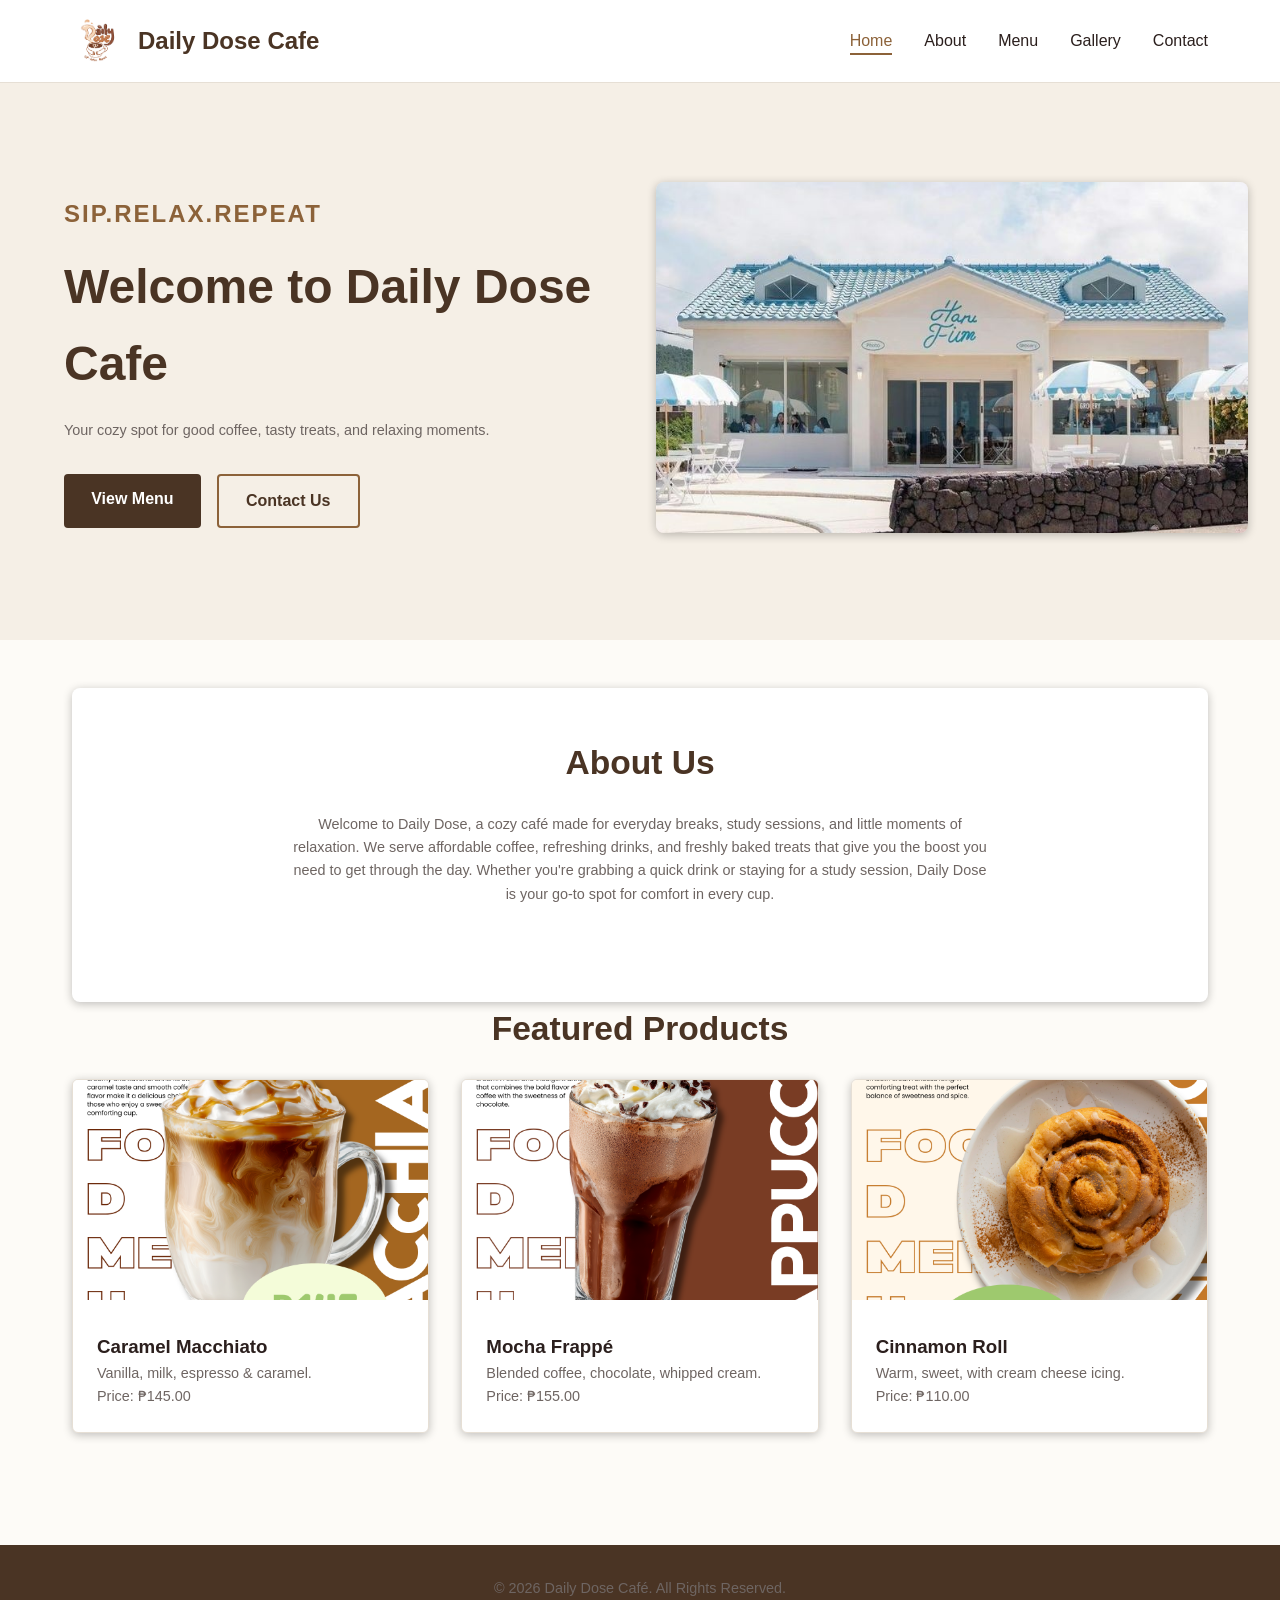
<file: index.html>
<!DOCTYPE html>
<html lang="en">
<head>
    <meta charset="UTF-8">
    <meta name="viewport" content="width=device-width, initial-scale=1.0">
    <title>Daily Dose Cafe - Home</title>
    <link rel="stylesheet" href="css/style.css">
</head>
<body>
    <header>
        <div class="header-container">
            <div class="brand">
                <img src="images/logo.png" alt="Daily Dose Cafe Logo">
                <h1>Daily Dose Cafe</h1>
            </div>
            <nav>
                <ul>
                    <li><a href="index.html" class="active">Home</a></li>
                    <li><a href="about.html">About</a></li>
                    <li><a href="menu.html">Menu</a></li>
                    <li><a href="gallery.html">Gallery</a></li>
                    <li><a href="contact.html">Contact</a></li>
                </ul>
            </nav>
        </div>
    </header>

    <section class="hero">
        <div class="container hero-content">
            <h2>SIP.RELAX.REPEAT</h2>
            <h3>Welcome to Daily Dose Cafe</h3>
            <p>Your cozy spot for good coffee, tasty treats, and relaxing moments.</p>

            <!--BUTTON-->
            <div class="hero-actions">
                <a href="menu.html" class="btn btn-primary">View Menu</a>
                <a href="contact.html" class="btn btn-secondary">Contact Us</a>
            </div>
        </div>

        <div class="hero-image">
            <img src="images/daily dose cafe.jpg" alt="Daily Dose Cafe Front View">
        </div>
    </section>

    <!--ABOUT SECTION-->
    <main class="container">
        <div class="about-summary">
            <h2 class="section-title">About Us</h2>
            <p class="section-desc">Welcome to Daily Dose, a cozy café made for everyday breaks, study sessions, 
                and little moments of relaxation. We serve affordable coffee, refreshing drinks, 
                and freshly baked treats that give you the boost you need to get through the day. 
                Whether you're grabbing a quick drink or staying for a study session, Daily Dose is your go-to spot for comfort in every cup.</p>
        </div>


        <!--FEATURED PRODUCTS-->
        <div>
            <h2 class="section-title">Featured Products</h2>
            <div class="product-grid">
                <div class="product-card">
                    <img class="card-img" src="images/macchiato featured.png" alt="Caramel Machiato">
                    <div class="card-body">
                        <h3>Caramel Macchiato</h3>
                        <p>Vanilla, milk, espresso & caramel.</p>
                        <p>Price: ₱145.00</p>
                    </div>
                </div>

                <div class="product-card">
                    <img class="card-img" src="images/mocha frappe.png" alt="Mocha Frappe">
                    <div class="card-body">
                        <h3>Mocha Frappé</h3>
                        <p>Blended coffee, chocolate, whipped cream.</p>
                        <p>Price: ₱155.00</p>
                    </div>
                </div>
                <div class="product-card">
                    <img class="card-img" src="images/cinnamon roll featured.png" alt="Cinnamon Roll">
                    <div class="card-body">
                        <h3>Cinnamon Roll</h3>
                        <p>Warm, sweet, with cream cheese icing.</p>
                        <p>Price: ₱110.00</p>
                    </div>
                </div>
            </div>
        </div>
    </main>

    <footer>
        <p>&copy; 2026 Daily Dose Café. All Rights Reserved.</p>
    </footer>
</body>
</html>
</file>
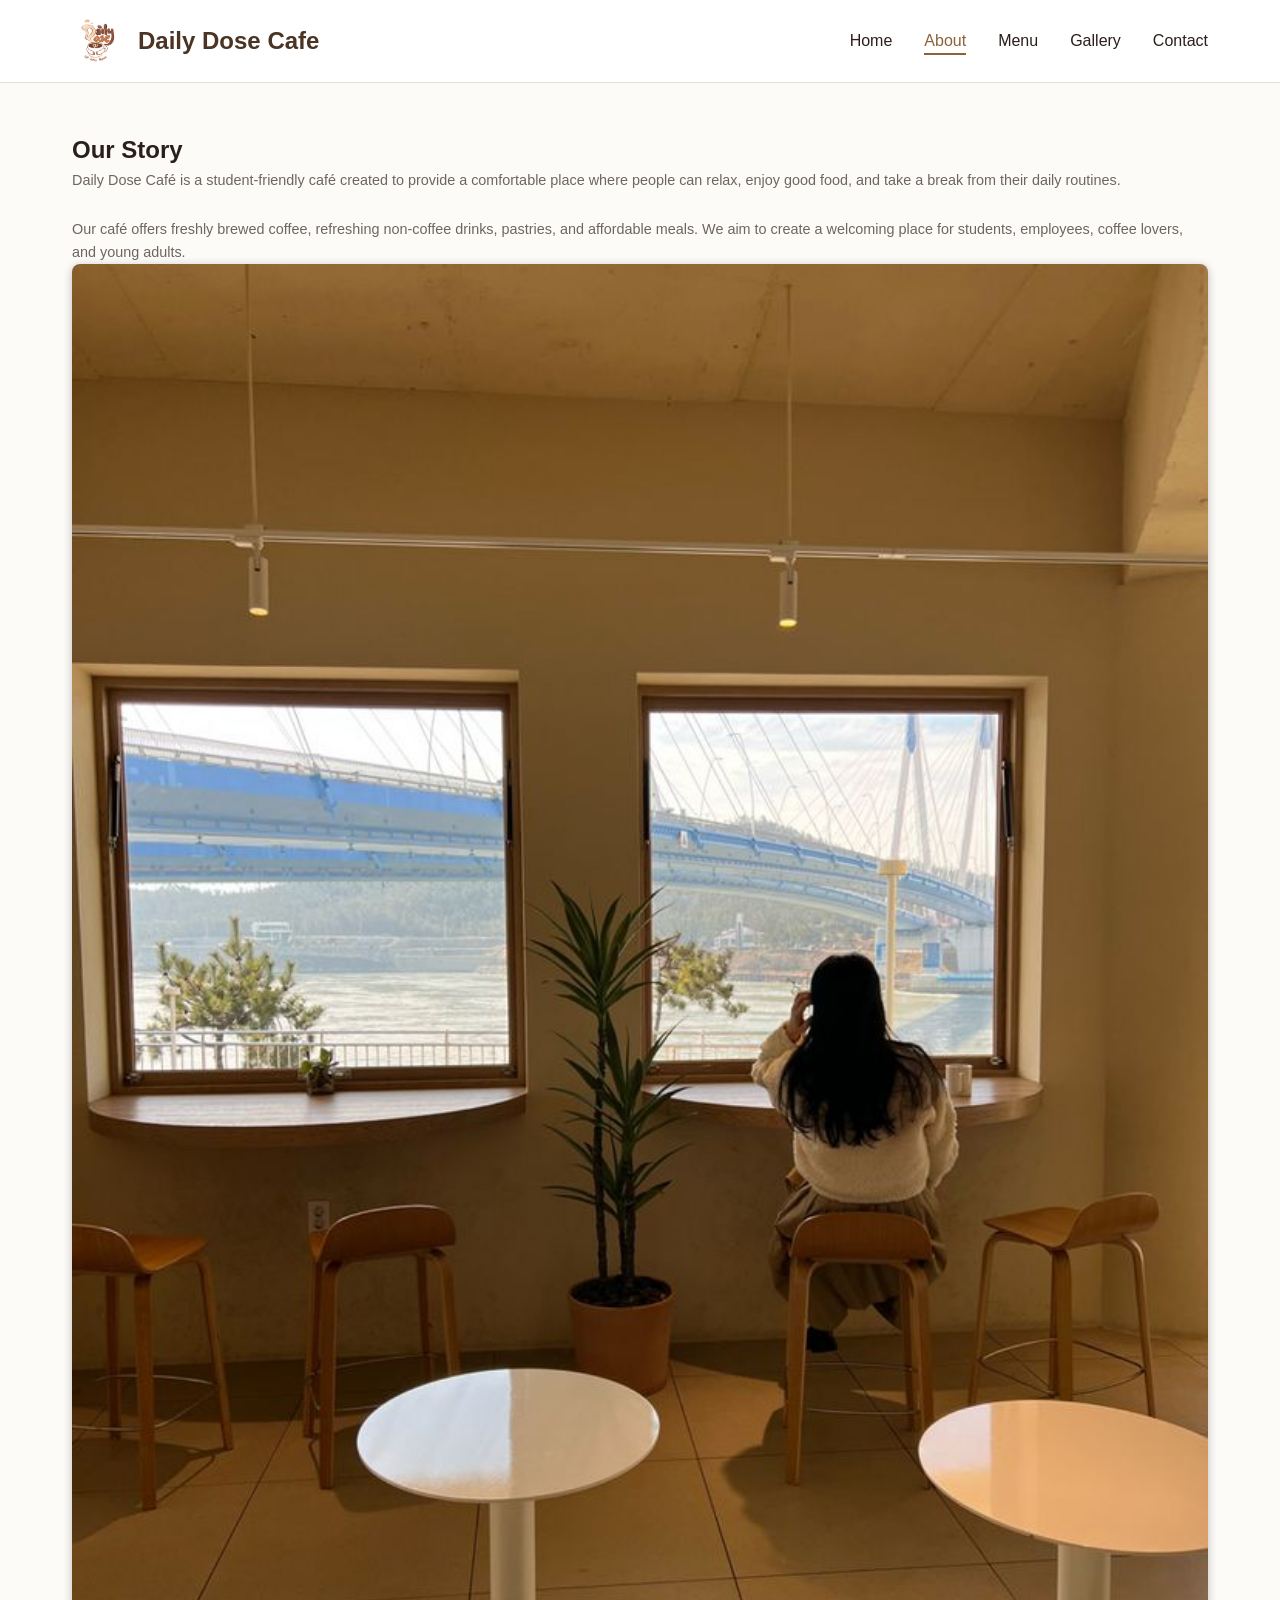
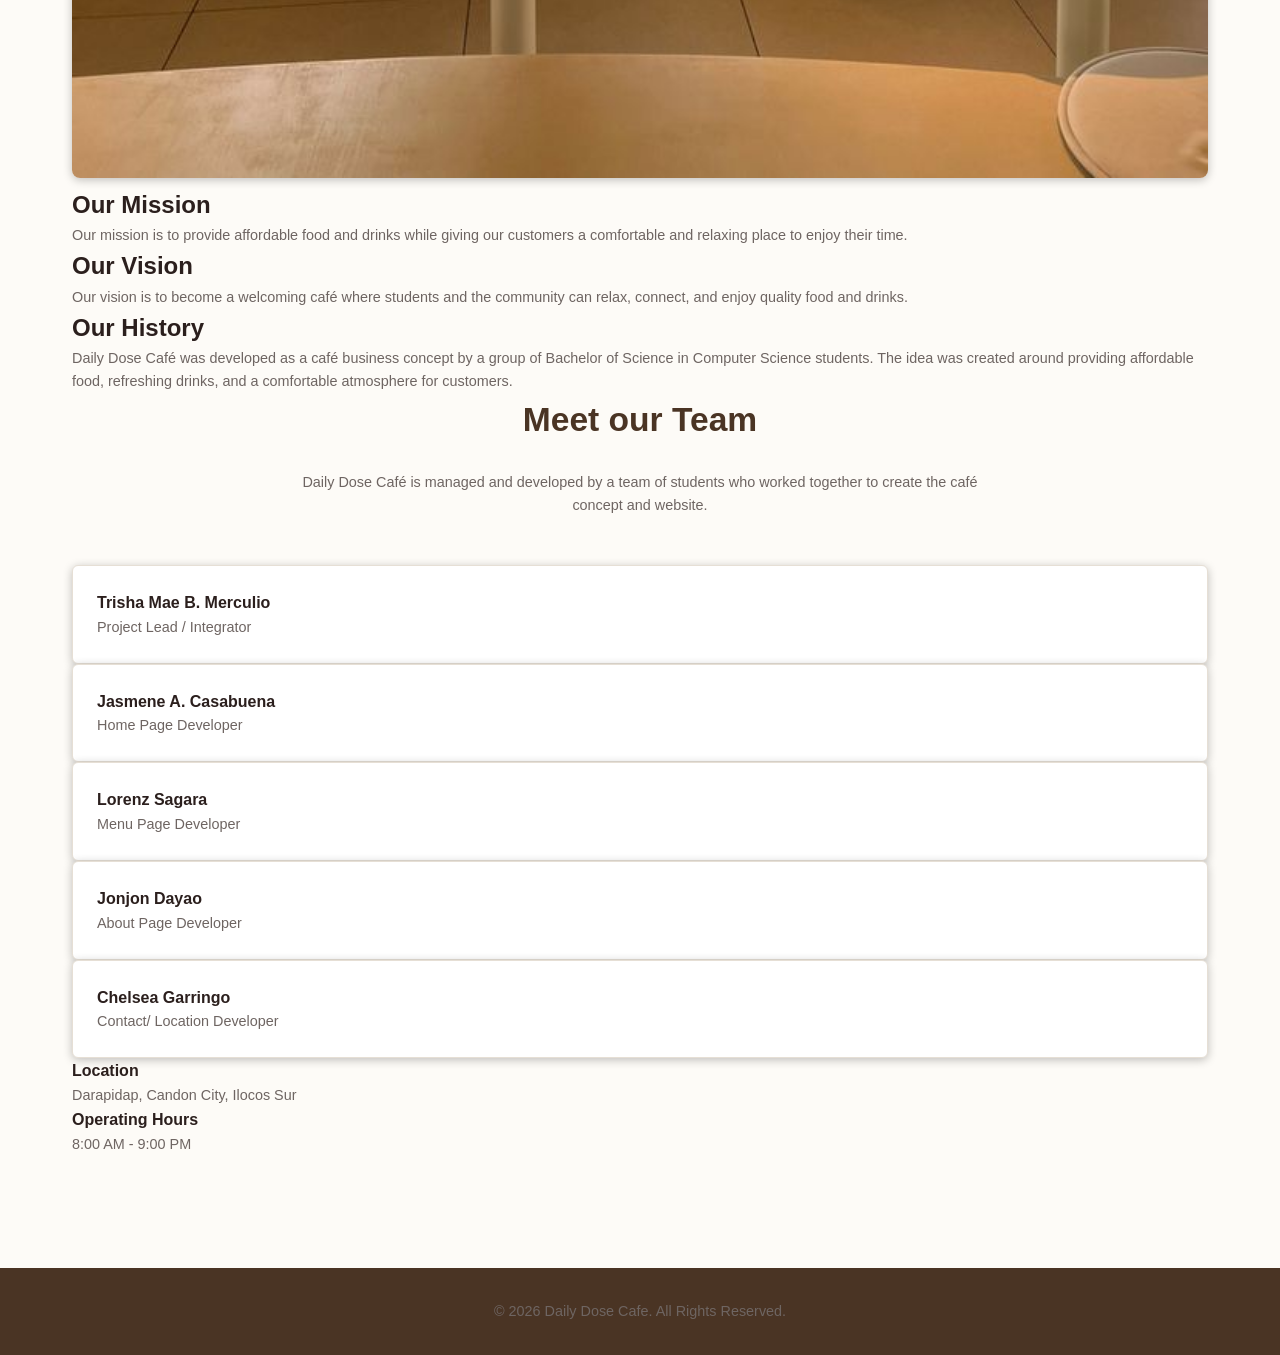
<file: about.html>
<!DOCTYPE html>
<html lang="en">
<head>
    <meta charset="UTF-8">
    <meta name="viewport" content="width=device-width, initial-scale=1.0">
    <title>Daily Dose Cafe - About Us</title>
    <link rel="stylesheet" href="css/style.css">
</head>
<body>
    <header>
        <div class="header-container">
            <div class="brand">
                <img src="images/logo.png" alt="Daily Dose Cafe Logo">
                <h1>Daily Dose Cafe</h1>
            </div>
            <nav>
                <ul>
                    <li><a href="index.html">Home</a></li>
                    <li><a href="about.html" class="active">About</a></li>
                    <li><a href="menu.html">Menu</a></li>
                    <li><a href="gallery.html">Gallery</a></li>
                    <li><a href="contact.html">Contact</a></li>
                </ul>
            </nav>
        </div>
    </header>

    <main class="container">
        <div class="story-block">
            <div class="story-text">
                <h2>Our Story</h2>
                <p> Daily Dose Café is a student-friendly café created to
                        provide a comfortable place where people can relax,
                        enjoy good food, and take a break from their daily
                        routines.
                </p>

                <br>

                <p>
                    Our café offers freshly brewed coffee, refreshing
                        non-coffee drinks, pastries, and affordable meals.
                        We aim to create a welcoming place for students,
                        employees, coffee lovers, and young adults.
                </p>
            </div>
            <div class="hero-image">
                <img src="images/daily dose interior1.jpg" alt="Our Workspace Interior">
            </div>
        </div>

        <div class="pillars-grid">
            <div class="pillar-item">
                <h2>Our Mission</h2>
               <p>Our mission is to provide affordable food and drinks
                        while giving our customers a comfortable and relaxing
                        place to enjoy their time.
                </p>
            </div>

            <div class="pillar-item">
                <h2>Our Vision</h2>
                <p>
                     Our vision is to become a welcoming café where students
                        and the community can relax, connect, and enjoy quality
                        food and drinks.
                </p>
            </div>
            <div class="pillar-item">
                <h2>Our History</h2>
                <p>
                     Daily Dose Café was developed as a café business concept
                        by a group of Bachelor of Science in Computer Science
                        students. The idea was created around providing
                        affordable food, refreshing drinks, and a comfortable
                        atmosphere for customers.
                </p>
            </div>
        </div>

        <h3 class="section-title">Meet our Team</h3>
        <p class="section-desc"> 
            Daily Dose Café is managed and developed by a team of
            students who worked together to create the café concept
            and website.
        </p>

        <!--TEAM CARDS  -->
         <div class="team-grid">

            <!--MEMBER 1-->
            <div class="team-card">
                <div class="card-body">
                    <h4>Trisha Mae B. Merculio</h4>
                    <p>Project Lead / Integrator</p>
                </div>
            </div>

            <!--MEMBER 2-->
            <div class="team-card">
                <div class="card-body">
                    <h4>Jasmene A. Casabuena</h4>
                    <p>Home Page Developer</p>
                </div>
            </div>

            <!--MEMBER 3-->
            <div class="team-card">
                <div class="card-body">
                    <h4>Lorenz Sagara</h4>
                    <p>Menu Page Developer</p>
                </div>
            </div>

            <!--MEMBER 4-->
            <div class="team-card">
                <div class="card-body">
                    <h4>Jonjon Dayao</h4>
                    <p>About Page Developer</p>
                </div>
            </div>

            <!--MEMBER 5-->
            <div class="team-card">
                <div class="card-body">
                    <h4>Chelsea Garringo</h4>
                    <p>Contact/ Location Developer</p>
                </div>
            </div>

        </div>

        <!--LOCATION & OPERATING HOURS-->
        <div class="info-grid">
            <div class="info-box">
                <h4>Location</h4>
                <p>Darapidap, Candon City, Ilocos Sur</p>
            </div>

            <div class="info-box">
                <h4>Operating Hours</h4>
                <p>8:00 AM - 9:00 PM</p>
            </div>
        </div>
    </main>

    <footer>
        <p>&copy; 2026 Daily Dose Cafe. All Rights Reserved.</p>
    </footer>
</body>
</html>
</file>
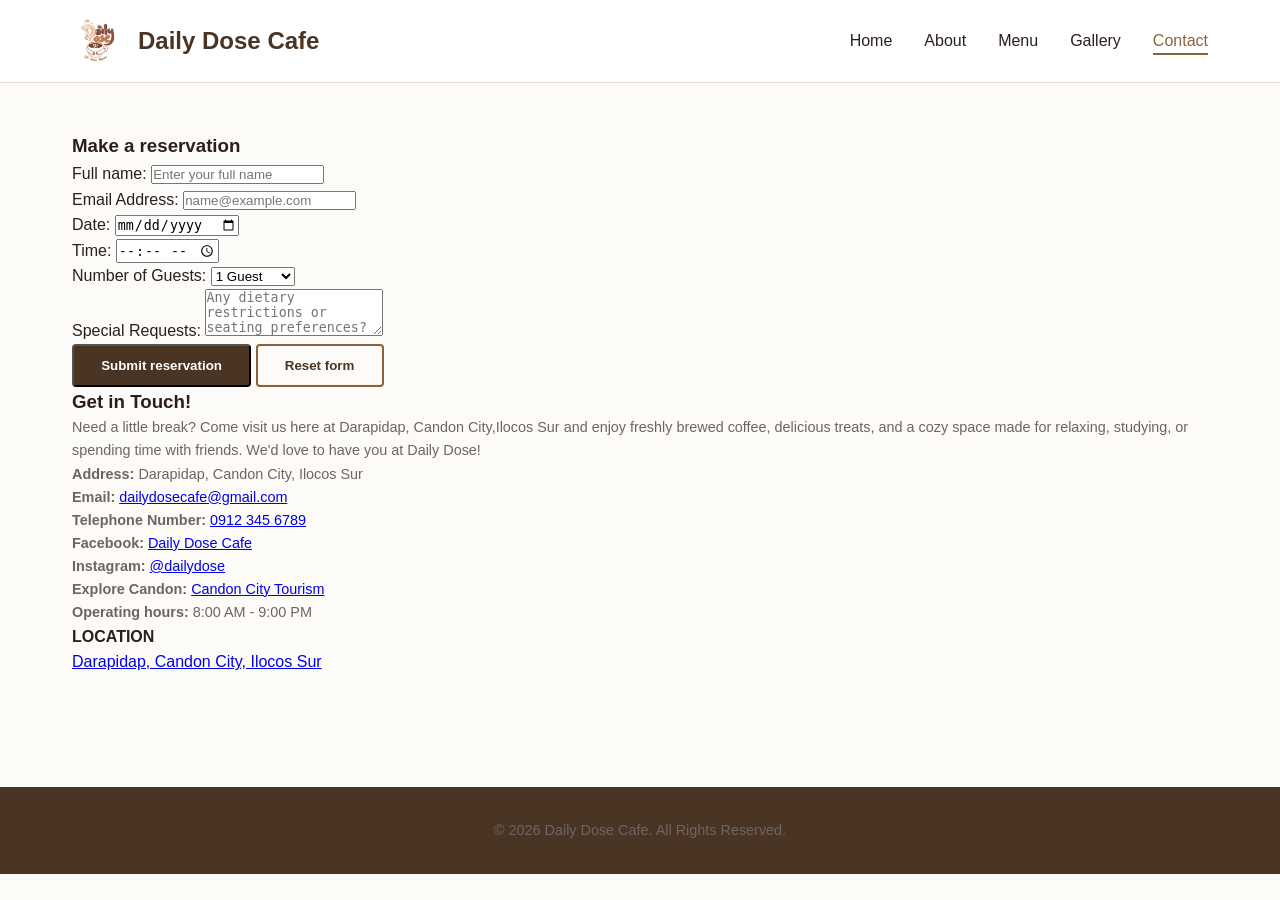
<file: contact.html>
<!DOCTYPE html>
<html lang="en">
<head>
    <meta charset="UTF-8">
    <meta name="viewport" content="width=device-width, initial-scale=1.0">
    <title>Daily Dose Cafe - Contact</title>
    <link rel="stylesheet" href="css/style.css">
</head>
<body>
    <header>
        <div class="header-container">
            <div class="brand">
                <img src="images/logo.png" alt="Daily Dose Cafe Logo">
                <h1>Daily Dose Cafe</h1>
            </div>

            <nav>
                <ul>
                    <li><a href="index.html">Home</a></li>
                    <li><a href="about.html">About</a></li>
                    <li><a href="menu.html">Menu</a></li>
                    <li><a href="gallery.html">Gallery</a></li>
                    <li><a href="contact.html" class="active">Contact</a></li>
                </ul>
            </nav>
            
        </div>
    </header>

    <main class="container">
        <div class="contact-flex">
            <!-- Form Block -->
            <div class="reservation-box">
                <h3>Make a reservation</h3>
                <!-- <form action="#" method="POST">-->
                    <div class="form-group">
                        <label for="name">Full name:</label>
                        <input type="text" id="name" required placeholder="Enter your full name">
                    </div>
                    <div class="form-group">
                        <label for="email">Email Address:</label>
                        <input type="email" id="email" required placeholder="name@example.com">
                    </div>
                    <div class="form-group-row">
                        <div class="form-group">
                            <label for="date">Date:</label>
                            <input type="date" id="date" required>
                        </div>
                        <div class="form-group">
                            <label for="time">Time:</label>
                            <input type="time" id="time" required>
                        </div>
                    </div>
                    <div class="form-group">
                        <label for="guests">Number of Guests:</label>
                        <select id="guests">
                            <option value="1">1 Guest</option>
                            <option value="2">2 Guests</option>
                            <option value="4">4 Guests</option>
                            <option value="5">5+ Guests</option>
                        </select>
                    </div>
                    <div class="form-group">
                        <label for="requests">Special Requests:</label>
                        <textarea id="requests" rows="3" placeholder="Any dietary restrictions or seating preferences?"></textarea>
                    </div>
                    <div class="form-actions">
                        <button type="submit" class="btn btn-primary">Submit reservation</button>
                        <button type="reset" class="btn btn-secondary">Reset form</button>
                    </div>
                </form>
            </div>

            <!-- Detail Info Block -->
            <div class="get-in-touch">
                <h3>Get in Touch!</h3>
                <p> 
                    Need a little break? Come visit us here at Darapidap, Candon City,Ilocos Sur and enjoy freshly brewed coffee, delicious treats, and
                    a cozy space made for relaxing, studying, or spending time with friends. We'd love to have you at Daily Dose!
                </p>
                <div class="contact-details">
                    <p><strong>Address:</strong> Darapidap, Candon City, Ilocos Sur</p>
                    <p>
                        <strong>
                            Email:
                        </strong>
                        <a href="mailto:dailydosecafe@gmail.com">dailydosecafe@gmail.com</a>
                    </p>
                    <p>
                        <strong>
                            Telephone Number:
                        </strong>
                        <a href="tel:+639123456789">0912 345 6789</a>
                    </p>
                    <p>
                        <strong>
                            Facebook:
                        </strong>
                        <a href="https://www.facebook.com/" target="_blank" rel="noopener noreferrer">Daily Dose Cafe</a>
                    </p>

                    <p>
                        <strong>
                            Instagram:
                        </strong>
                        <a href="https://www.instagram.com/" target="_blank" rel="noopener noreferrer">@dailydose</a>
                    </p>
                    <p>
                        <strong>
                            Explore Candon:
                        </strong>
                        <a href="https://candoncity.gov.ph/" target="_blank">Candon City Tourism</a>
                    </p>

                    <p><strong>Operating hours:</strong> 8:00 AM - 9:00 PM</p>
                </div>
            </div>
        </div>

        <div>
            <h4>LOCATION</h4>
            <div class="map-placeholder">
                  <a href="https://maps.app.goo.gl/fMX3tkyoevieTyMN9?g_st=afm" target="_blank">Darapidap, Candon City, Ilocos Sur</a> 
            </div>
        </div>
    </main>

    <footer>
        <p>&copy; 2026 Daily Dose Cafe. All Rights Reserved.</p>
    </footer>
</body>
</html>
</file>
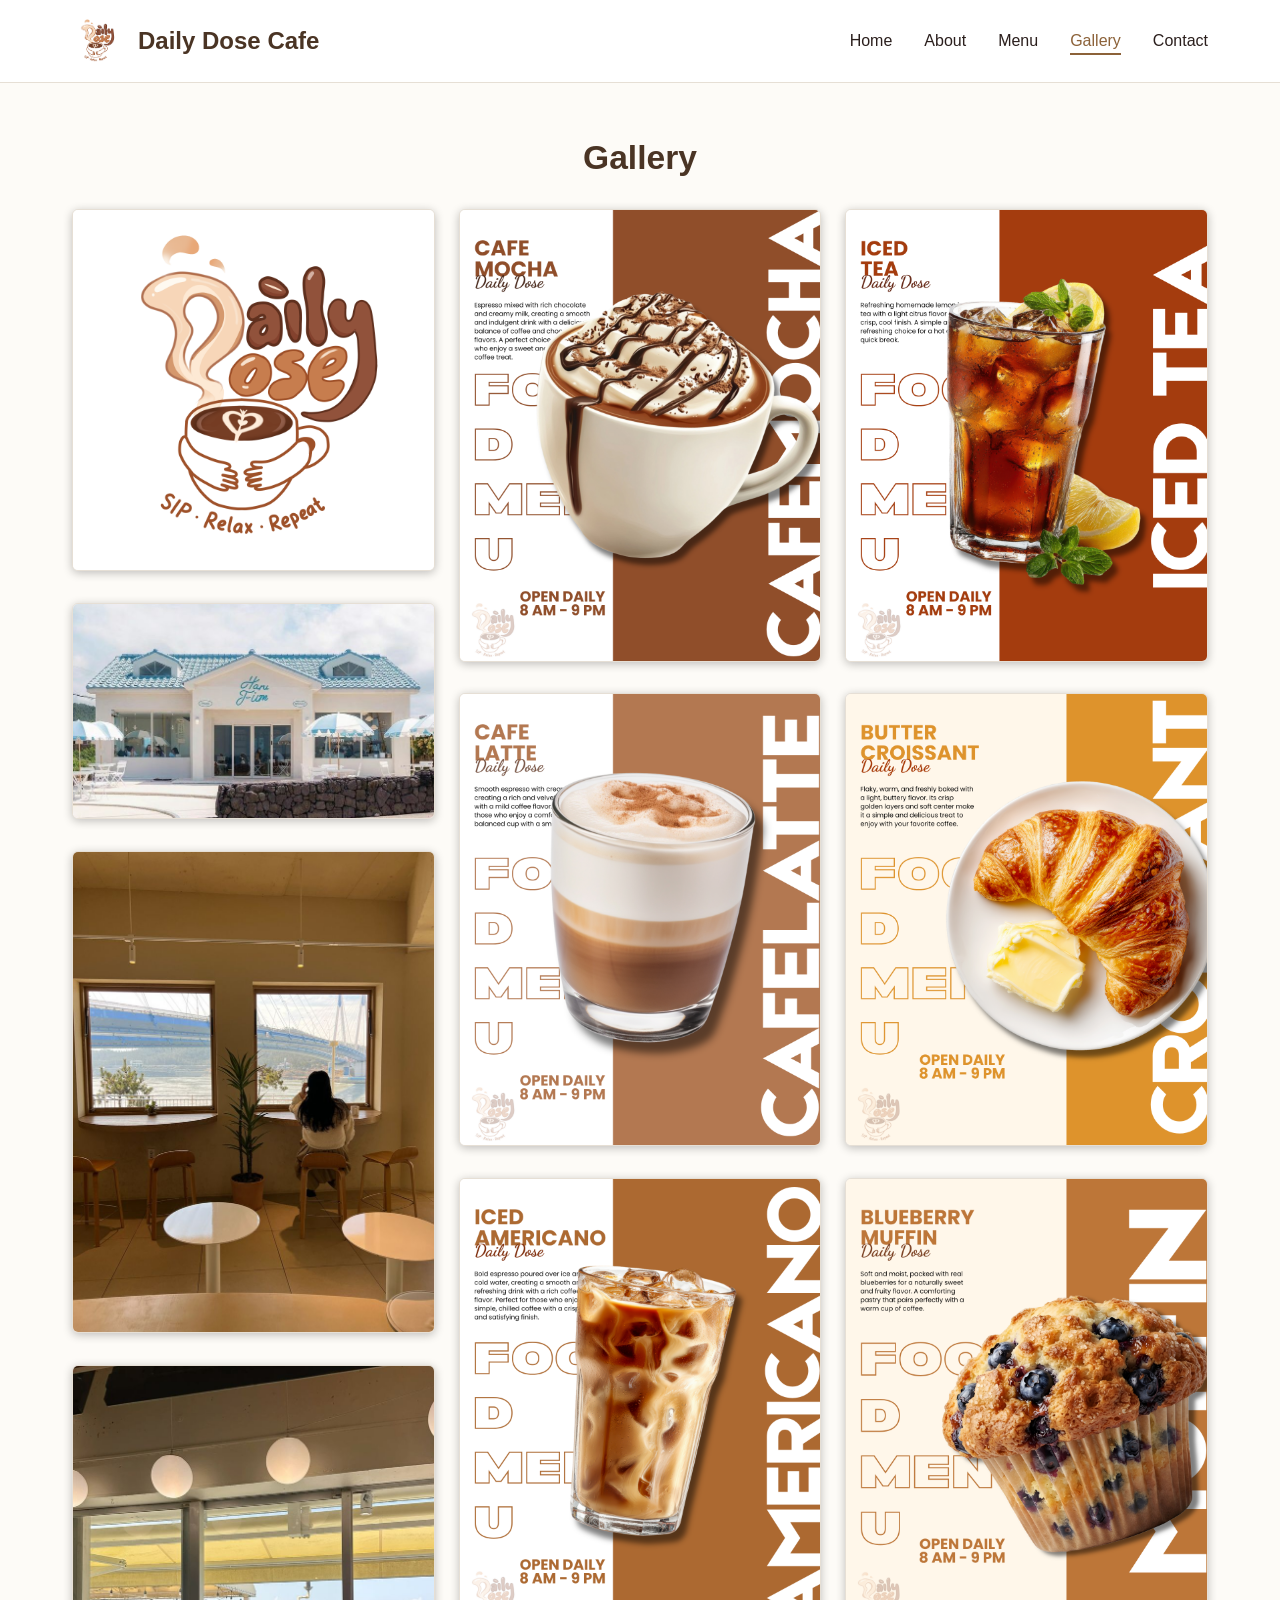
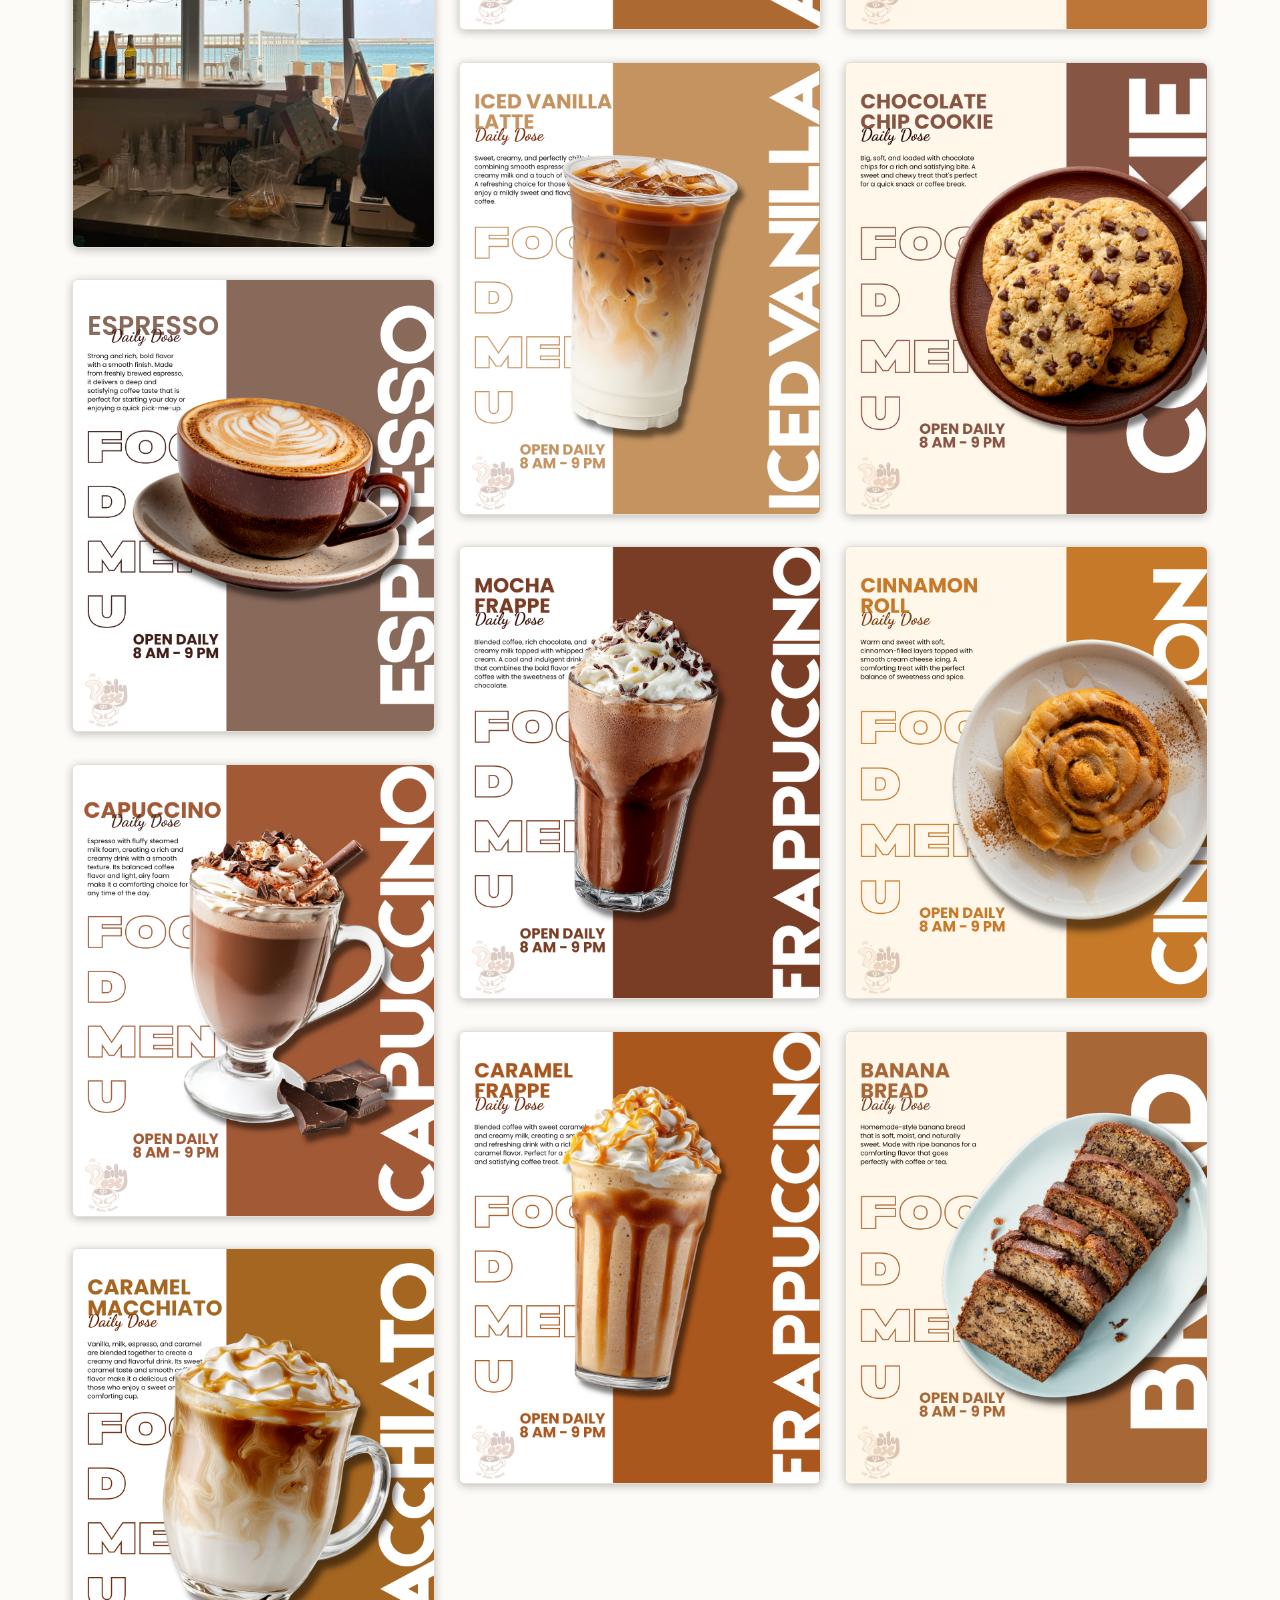
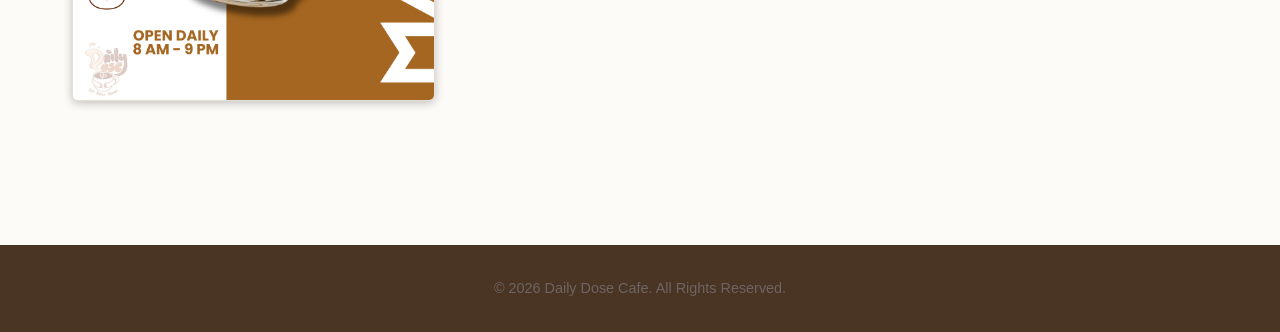
<file: gallery.html>
<!DOCTYPE html>
<html lang="en">
<head>
    <meta charset="UTF-8">
    <meta name="viewport" content="width=device-width, initial-scale=1.0">
    <title>Daily Dose Cafe - Gallery</title>
    <link rel="stylesheet" href="css/style.css">
</head>
<body>
    <header>
        <div class="header-container">
            <div class="brand">
                <img src="images/logo.png" alt="Daily Dose Cafe Logo">
                <h1>Daily Dose Cafe</h1>
            </div>
            <nav>
                <ul>
                    <li><a href="index.html">Home</a></li>
                    <li><a href="about.html">About</a></li>
                    <li><a href="menu.html">Menu</a></li>
                    <li><a href="gallery.html" class="active">Gallery</a></li>
                    <li><a href="contact.html">Contact</a></li>
                </ul>
            </nav>
        </div>
    </header>

    <main class="container">
        <h2 class="section-title">Gallery</h2>

        <div class="gallery-grid">
            <div class="gallery-card">
                <img class="card-img" src="images/logo.png" alt="Logo">
            </div>

            <div class="gallery-card">
                <img class="card-img" src="images/daily dose cafe.jpg" alt="Exterior of Daily Dose">
            </div>

            <div class="gallery-card">
                <img class="card-img" src="images/daily dose interior1.jpg" alt="Cafe Interior 1">
            </div>

            <div class="gallery-card">
                <img class="card-img" src="images/daily dose interior2.jpg" alt="Cafe Interior 2">
            </div>

            <!--FOOD AND DRINKS-->
            <div class="gallery-card">
                <img class="card-img" src="images/espresso.png" alt="Espresso">
            </div>
            
            <div class="gallery-card">
                <img class ="card-img" src="images/Cappuccino.png" alt="Capuccino">
            </div>

            <div class="gallery-card">
                <img class="card-img" src="images/macchiato.png" alt="Caramel Macchiato">
            </div>

            <div class="gallery-card">
                <img class="card-img" src="images/mocha.png" alt="Cafe Mocha">
            </div>
    
            <div class="gallery-card">
                <img class="card-img" src="images/caffe latte.png" alt="Cafe Latte">
            </div>

            <div class="gallery-card">
                <img class="card-img" src="images/iced americano.png" alt="Iced Americano">
            </div>

            <div class="gallery-card">
                 <img class="card-img" src="images/iced vanilla latte.png" alt="Iced Vanilla Latte">
            </div>

            <div class="gallery-card">
                 <img class="card-img" src="images/mocha frappe.png" alt="Mocha Frappe">
            </div>

            <div class="gallery-card">
                <img class="card-img" src="images/caramel frappe.png" alt="Caramel Frappe">
            </div>

            <div class="gallery-card">
                 <img class="card-img" src="images/iced tea.png" alt="Iced Tea">
            </div>

            <div class="gallery-card">
                <img class="card-img" src="images/butter croissant.png" alt="Butter Croissant">
            </div>

            <div class="gallery-card">
                 <img class="card-img" src="images/blueberry muffin.png" alt="Blueberry Muffin">
            </div>

            <div class="gallery-card">
                 <img class="card-img" src="images/chocolate chip cookie.png" alt="Chocolate Chip Cookie">
            </div>

            <div class="gallery-card">
                <img class="card-img" src="images/cinnamon roll.png" alt="Cinnamon Roll">
            </div>

            <div class="gallery-card">
                <img class="card-img" src="images/banana bread.png" alt="Banana Bread">
            </div>

    </main>

    <footer>
        <p>&copy; 2026 Daily Dose Cafe. All Rights Reserved.</p>
    </footer>
</body>
</html>
</file>
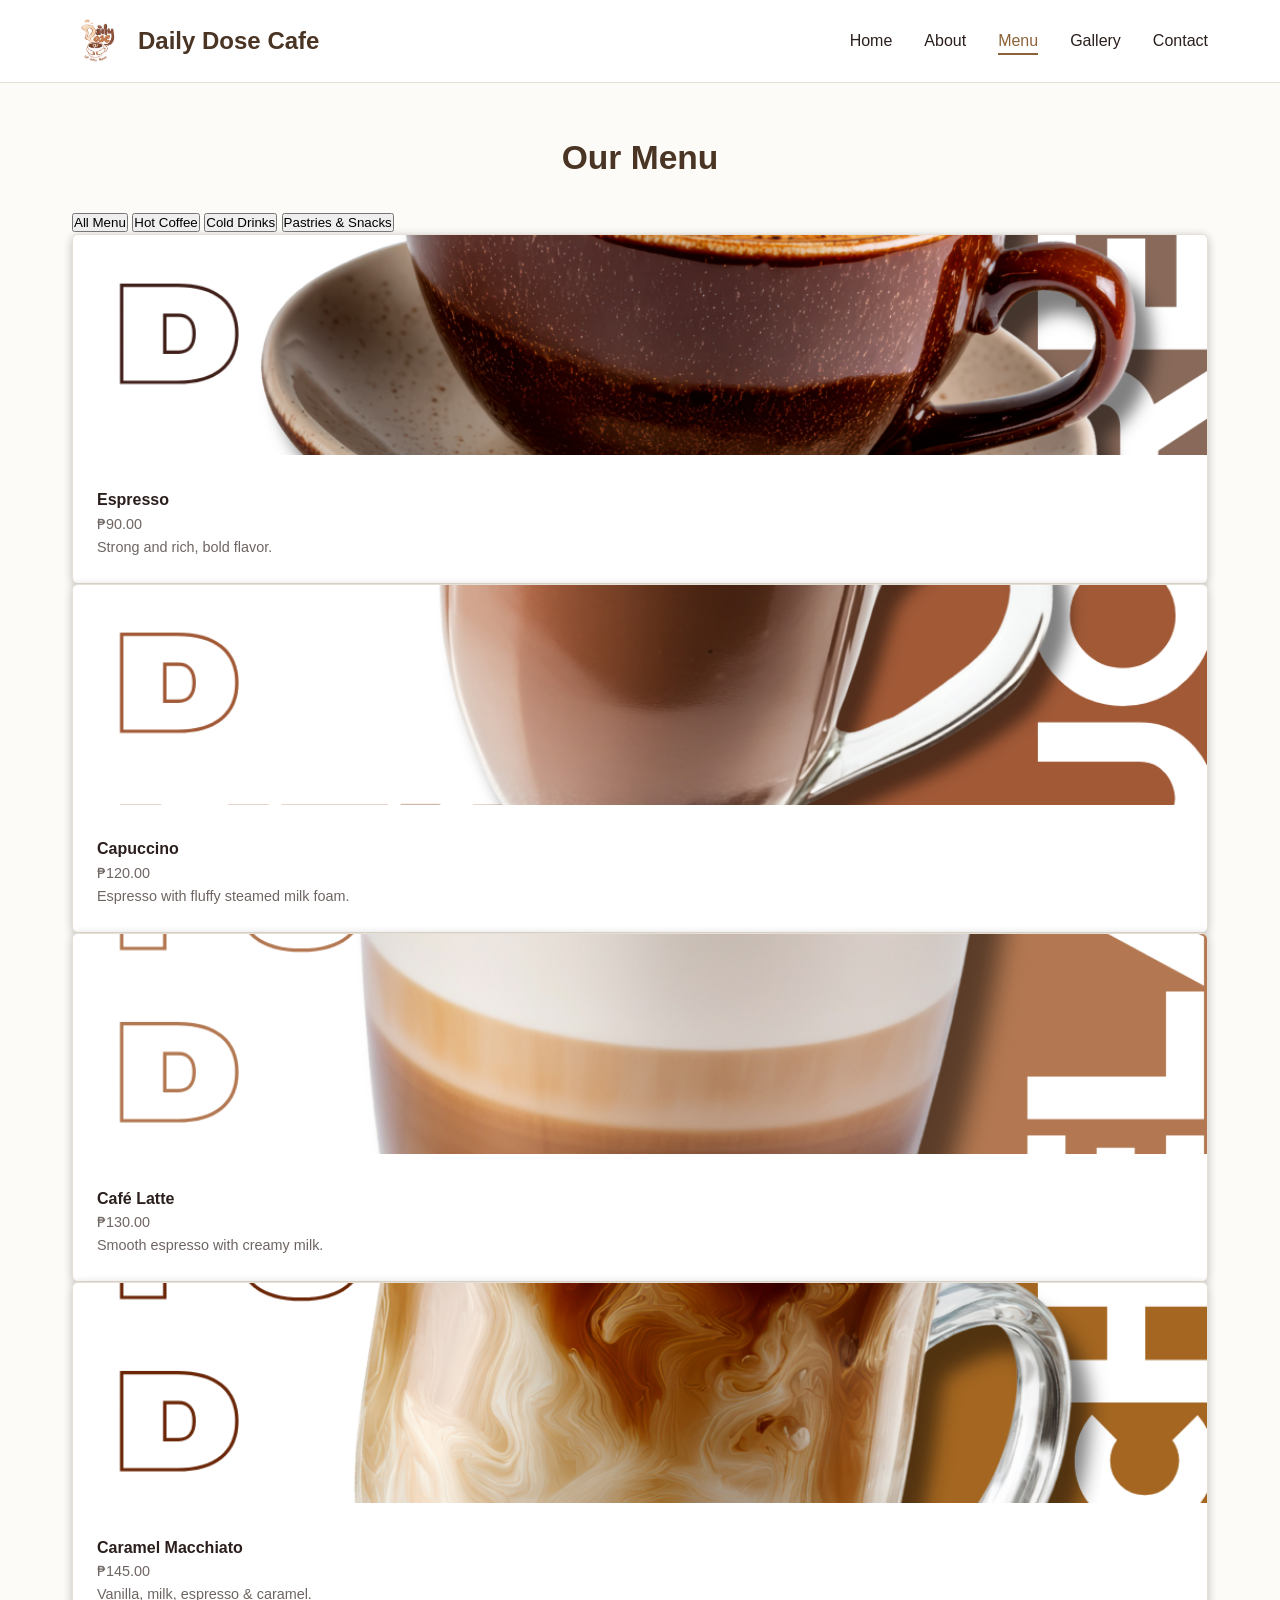
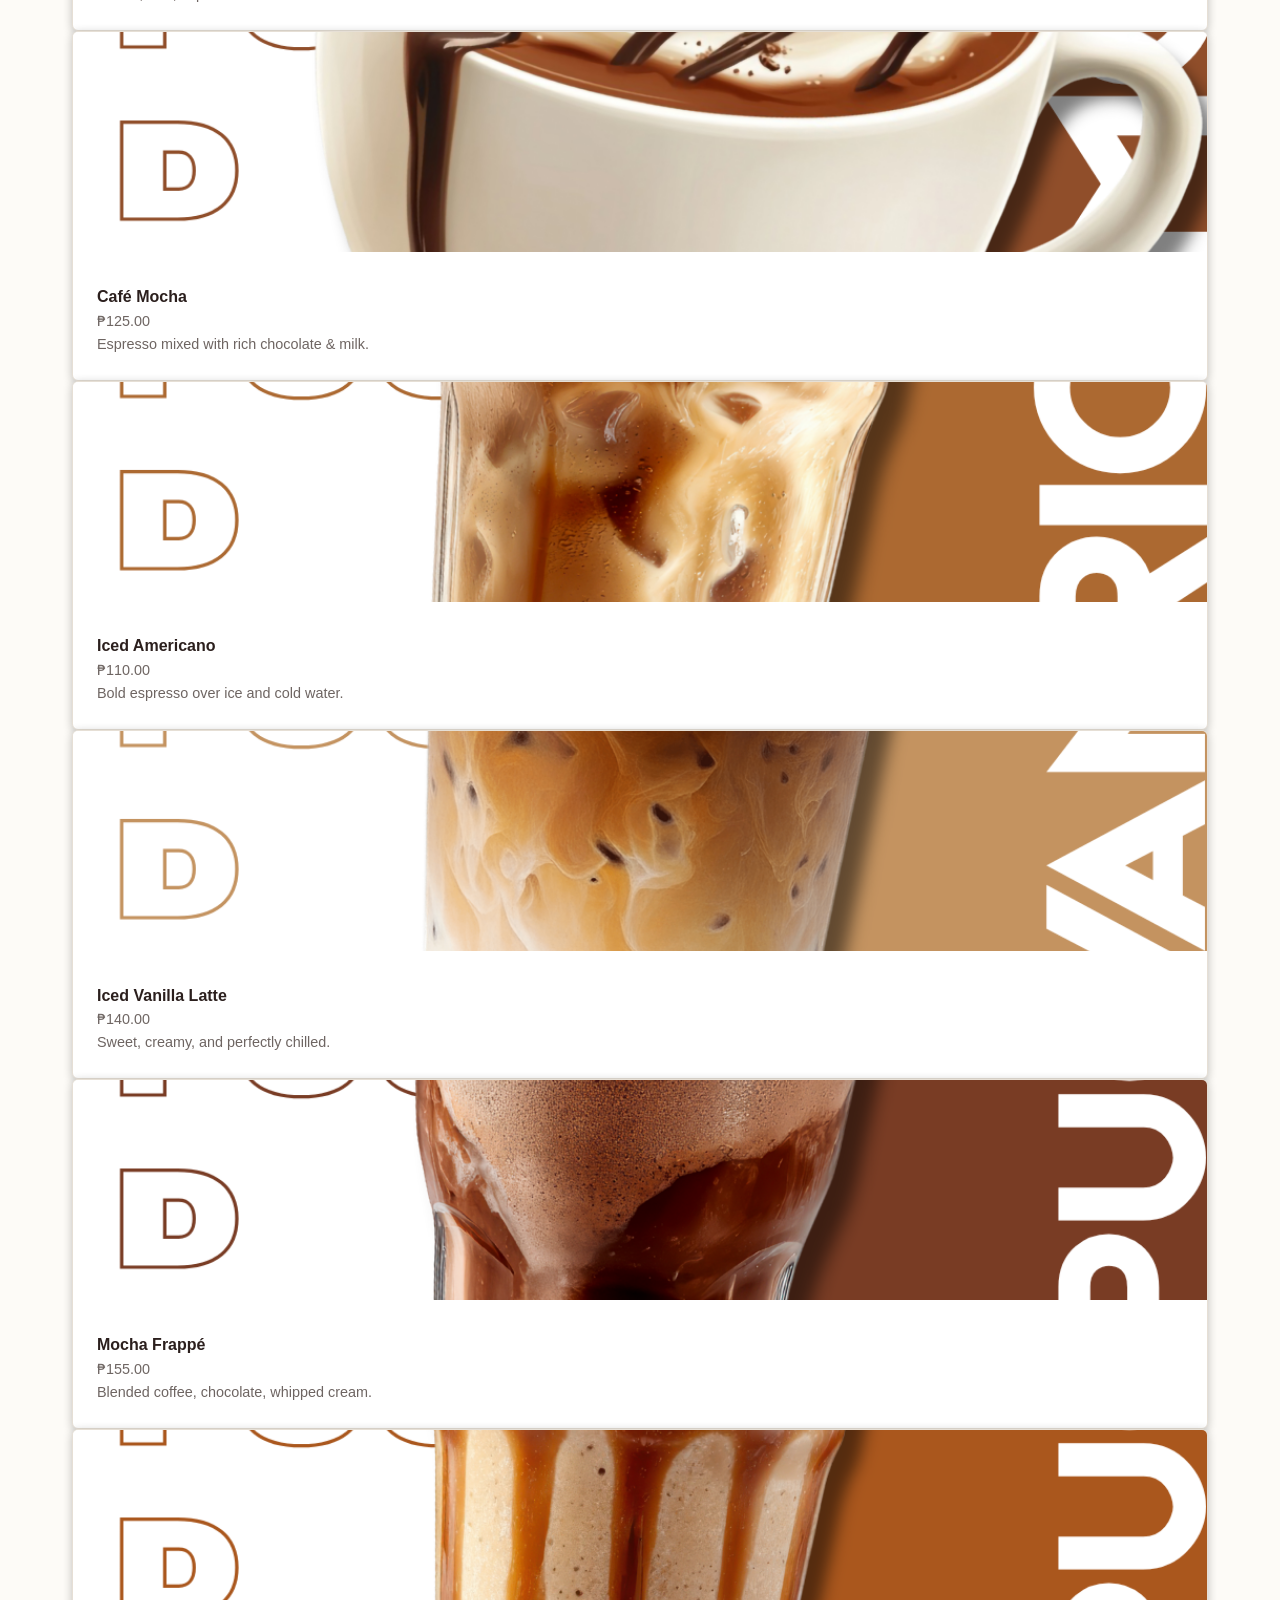
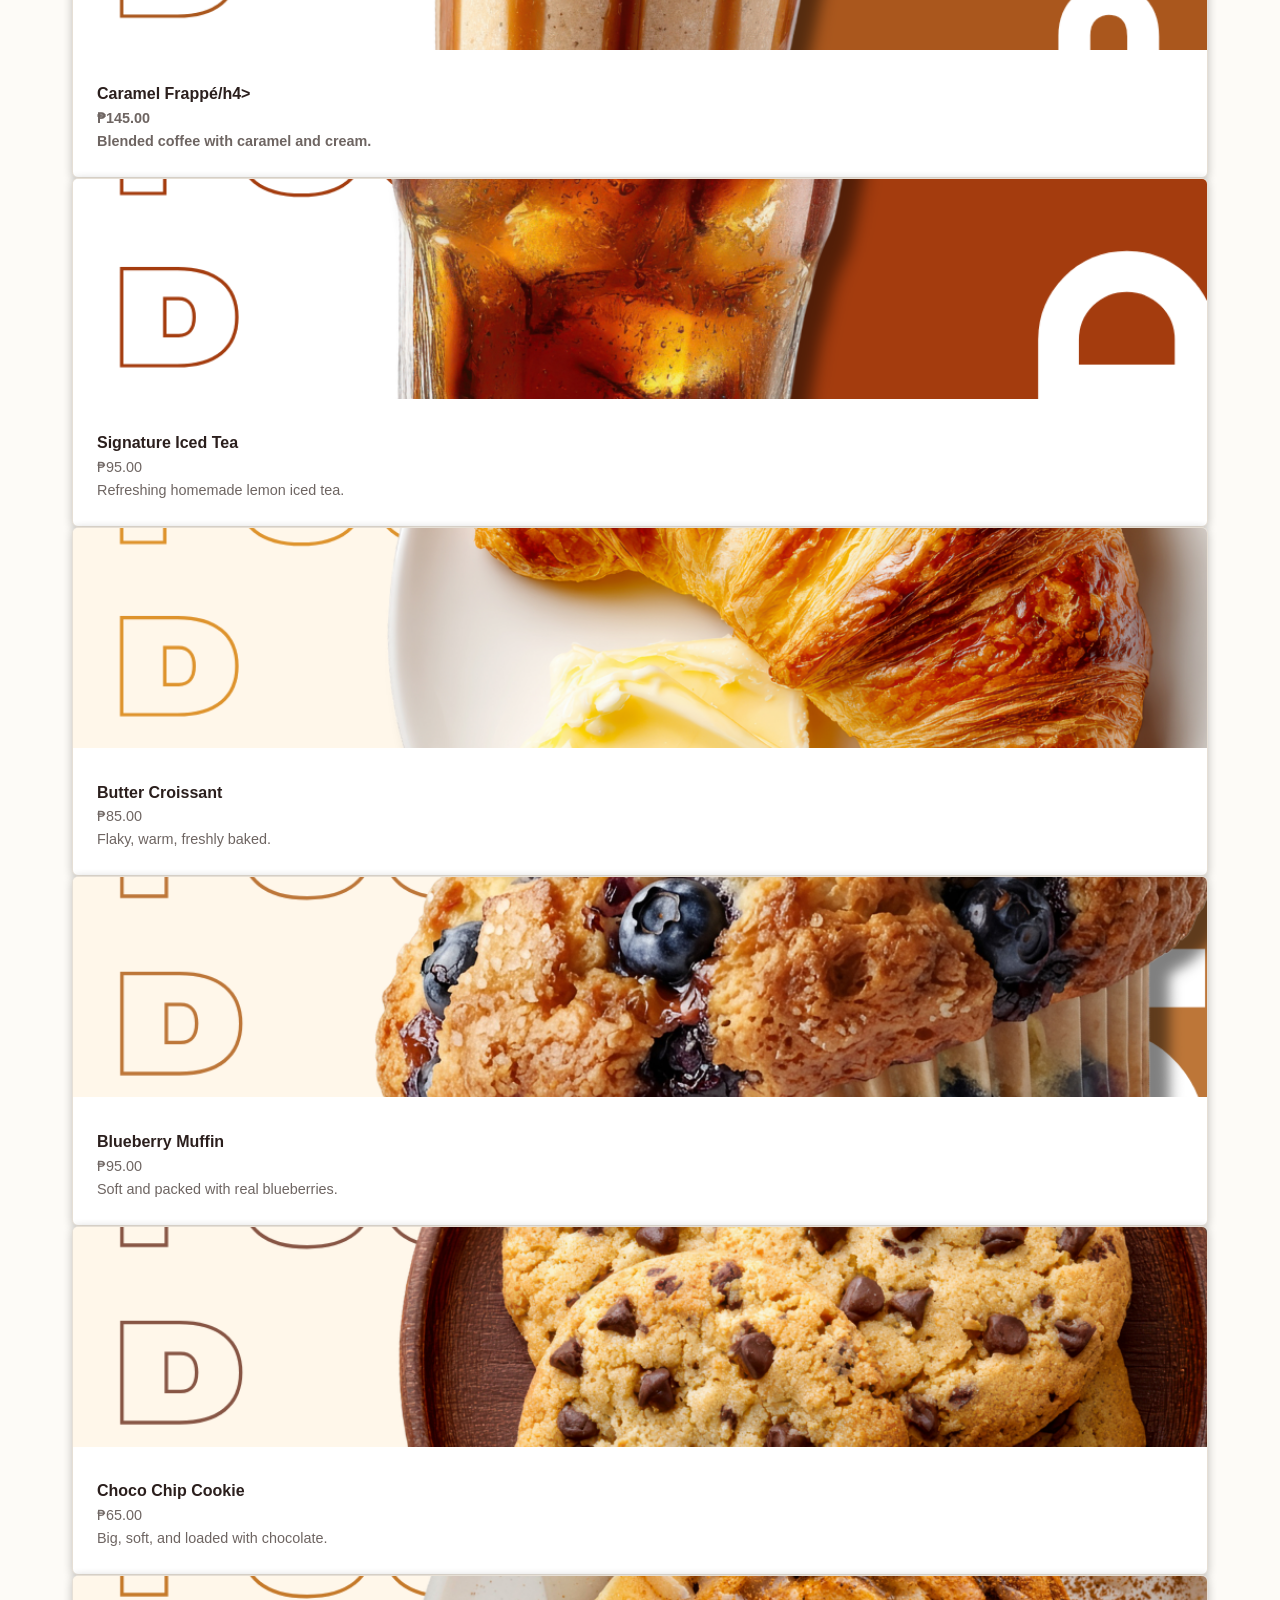
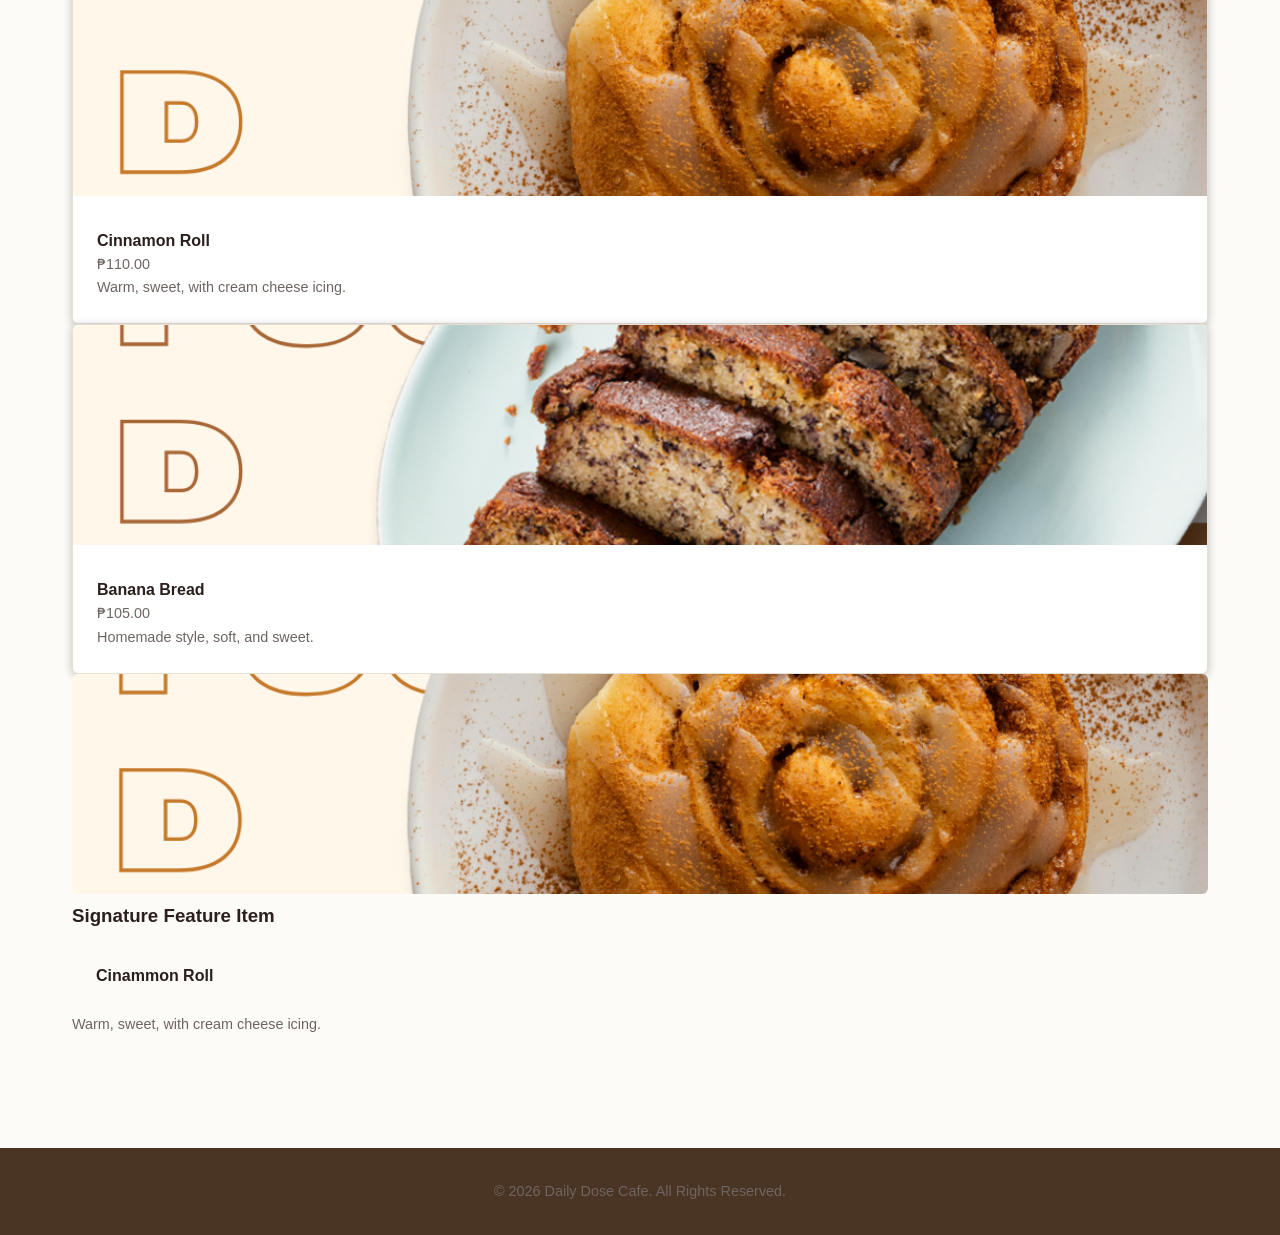
<file: menu.html>
<!DOCTYPE html>
<html lang="en">
<head>
    <meta charset="UTF-8">
    <meta name="viewport" content="width=device-width, initial-scale=1.0">
    <title>Daily Dose Cafe - Our Menu</title>
    <link rel="stylesheet" href="css/style.css">
</head>
<body>
    <header>
        <div class="header-container">
            <div class="brand">
                <img src="images/logo.png" alt="Daily Dose Cafe Logo">
                <h1>Daily Dose Cafe</h1>
            </div>
            <nav>
                <ul>
                    <li><a href="index.html">Home</a></li>
                    <li><a href="about.html">About</a></li>
                    <li><a href="menu.html" class="active">Menu</a></li>
                    <li><a href="gallery.html">Gallery</a></li>
                    <li><a href="contact.html">Contact</a></li>
                </ul>
            </nav>
        </div>
    </header>

    <main class="container">
        <h2 class="section-title">Our Menu</h2>
        <div class="menu-tabs">
            <button class="tab-btn active">All Menu</button>
            <button class="tab-btn">Hot Coffee</button>
            <button class="tab-btn">Cold Drinks</button>
            <button class="tab-btn">Pastries & Snacks</button>
        </div>

        <div class="menu-grid">
            <!-- Item 1 -->
            <div class="menu-card">
                <img class="card-img" src="images/espresso.png" alt="Espresso">
                <div class="card-body">
                    <h4>Espresso</h4>
                    <p class="price">₱90.00</p>
                    <p>Strong and rich, bold flavor.</p>
                </div>
            </div>
            <!-- Item 2 -->
            <div class="menu-card">
                <img class="card-img" src="images/Cappuccino.png" alt="Capuccino">
                <div class="card-body">
                    <h4>Capuccino</h4>
                    <p class="price">₱120.00</p>
                    <p>Espresso with fluffy steamed milk foam.</p>
                </div>
            </div>
            <!-- Item 3 -->
            <div class="menu-card">
                <img class="card-img" src="images/caffe latte.png" alt="Cafe Latte">
                <div class="card-body">
                    <h4>Café Latte</h4>
                    <p class="price">₱130.00</p>
                    <p>Smooth espresso with creamy milk.</p>
                </div>
            </div>
            <!-- Item 4 -->
            <div class="menu-card">
                <img class="card-img" src="images/macchiato.png" alt="Macchiato">
                <div class="card-body">
                    <h4>Caramel Macchiato</h4>
                    <p class="price">₱145.00</p>
                    <p>Vanilla, milk, espresso & caramel.</p>
                </div>
            </div>
            <!-- Item 5 -->
            <div class="menu-card">
                <img class="card-img" src="images/mocha.png" alt="Mocha">
                <div class="card-body">
                    <h4>Café Mocha</h4>
                    <p class="price">₱125.00</p>
                    <p>Espresso mixed with rich chocolate & milk.</p>
                </div>
            </div>
            <!-- Item 6 -->
            <div class="menu-card">
                <img class="card-img" src="images/iced americano.png" alt="Iced Americano">
                <div class="card-body">
                    <h4>Iced Americano</h4>
                    <p class="price">₱110.00</p>
                    <p>Bold espresso over ice and cold water.</p>
                </div>
            </div>
            <!-- Item 7 -->
            <div class="menu-card">
                <img class="card-img" src="images/iced vanilla latte.png" alt="Iced Vanilla Latte">
                <div class="card-body">
                    <h4>Iced Vanilla Latte</h4>
                    <p class="price">₱140.00</p>
                    <p>Sweet, creamy, and perfectly chilled.</p>
                </div>
            </div>
            <!-- Item 8 -->
            <div class="menu-card">
                <img class="card-img" src="images/mocha frappe.png" alt="Mocha Frappe">
                <div class="card-body">
                    <h4>Mocha Frappé</h4>
                    <p class="price">₱155.00</p>
                    <p>Blended coffee, chocolate, whipped cream.</p>
                </div>
            </div>
            <!-- Item 9 -->
            <div class="menu-card">
                <img class="card-img" src="images/caramel frappe.png" alt="Caramel Frappe">
                <div class="card-body">
                    <h4>Caramel Frappé/h4>
                    <p class="price">₱145.00</p>
                    <p>Blended coffee with caramel and cream.</p>
                </div>
            </div>
            <!-- Item 10 -->
            <div class="menu-card">
                <img class="card-img" src="images/iced tea.png" alt="Iced Tea">
                <div class="card-body">
                    <h4>Signature Iced Tea</h4>
                    <p class="price">₱95.00</p>
                    <p>Refreshing homemade lemon iced tea.</p>
                </div>
            </div>
            <!-- Item 11 -->
            <div class="menu-card">
                <img class="card-img" src="images/butter croissant.png" alt="Croissant">
                <div class="card-body">
                    <h4>Butter Croissant</h4>
                    <p class="price">₱85.00</p>
                    <p>Flaky, warm, freshly baked.</p>
                </div>
            </div>
            <!-- Item 12 -->
            <div class="menu-card">
                <img class="card-img" src="images/blueberry muffin.png" alt="Blueberry Muffin">
                <div class="card-body">
                    <h4>Blueberry Muffin</h4>
                    <p class="price">₱95.00</p>
                    <p>Soft and packed with real blueberries.</p>
                </div>
            </div>
            <!-- Item 13 -->
            <div class="menu-card">
                <img class="card-img" src="images/chocolate chip cookie.png" alt="Cookie">
                <div class="card-body">
                    <h4>Choco Chip Cookie</h4>
                    <p class="price">₱65.00</p>
                    <p>Big, soft, and loaded with chocolate.</p>
                </div>
            </div>
            <!-- Item 14 -->
            <div class="menu-card">
                <img class="card-img" src="images/cinnamon roll.png" alt="Cinnamon Roll">
                <div class="card-body">
                    <h4>Cinnamon Roll</h4>
                    <p class="price">₱110.00</p>
                    <p>Warm, sweet, with cream cheese icing.</p>
                </div>
            </div>
            <!-- Item 15 -->
            <div class="menu-card">
                <img class="card-img" src="images/banana bread.png" alt="Banana Bread">
                <div class="card-body">
                    <h4>Banana Bread</h4>
                    <p class="price">₱105.00</p>
                    <p>Homemade style, soft, and sweet.</p>
                </div>
            </div>
        </div>

        <div class="featured-product-banner">
            <img class="card-img" src="images/cinnamon roll featured.png" alt="Signature Roll" style="border-radius:6px;">
            <div>
                <h3 style="color:var(--primary-color); margin-bottom:0.5rem;">Signature Feature Item</h3>
                <div class="card-body">
                    <h4>Cinammon Roll</h4>
                </div>
                <p>Warm, sweet, with cream cheese icing.</p>
            </div>
        </div>
    </main>

    <footer>
        <p>&copy; 2026 Daily Dose Cafe. All Rights Reserved.</p>
    </footer>
</body>
</html>
</file>
<file: css/style.css>
* {
    margin: 0;
    padding: 0;
    box-sizing: border-box;
}

body {
    font-family: 'Poppins', sans-serif;
    background-color: #fdfbf7;
    color: #2b1f1d;
    line-height: 1.6;
}

/*SHARED LAYOUT*/
header {
    background-color: #ffffff;
    border-bottom: 1px solid #e6dfd5;
    position: sticky;
    top: 0;
    z-index: 1000;
}

.header-container {
    max-width: 1200px;
    margin: 0 auto;
    display: flex;
    justify-content: space-between;
    align-items: center;
    padding: 16px 32px;
}

.brand {
    display: flex;
    align-items: center;
    gap: 16px;
}

.brand img {
    height: 50px;
    width: auto;
}

.brand h1 {
    font-size: 24px;
    color: #4a3424; 
    font-weight: 700;
}

nav ul {
    display: flex;
    list-style: none;
    gap: 32px;
}

nav ul li a {
    text-decoration: none;
    color: #2b1f1d;
    font-weight: 500;
    transition: color 0.3s;
}

nav ul li a:hover, nav ul li a.active {
    color: #8c6239;
    border-bottom: 2px solid #8c6239;
    padding-bottom: 4px;
}

footer {
    background-color: #4a3424; 
    color: #fdfbf7;  
    text-align: center;
    padding: 32px;
    margin-top: 64px;
    font-size: 14.4px;
}

.container {
    max-width: 1200px;
    margin: 0 auto;
    padding: 48px 32px;
}

.btn {
    display: inline-block;
    padding: 12px 27.2px;
    border-radius: 4px;
    text-decoration: none;
    font-weight: 600;
    transition: all 0.3s ease;
    cursor: pointer;
}

.btn-primary {
    background-color: #4a3424; 
    color: #ffffff;
}

.btn-primary:hover {
    background-color: #8c6239;
}

.btn-secondary {
    background-color: transparent;
    color: #4a3424; 
    border: 2px solid #8c6239;
}

.btn-secondary:hover {
    background-color: #4a3424; 
    color: white;
}

.section-title {
    text-align: center;
    font-size: 33.6px;
    margin-bottom: 24px;
    color: #4a3424; 
}

.section-desc {
    text-align: center;
    color: #6e6562;
    max-width: 700px;
    margin: 0 auto 48px auto;
}

/* --- PAGE STYLES --- */

/* HOMEPAGE */
.hero {
    display: grid;
    grid-template-columns: 1fr 1fr;
    gap: 32px;
    align-items: center;
    background-color: #f5efe6;
    padding: 64px 32px;
}

.hero-content h2 {
    font-size: 24px;
    color: #8c6239;
    text-transform: uppercase;
    letter-spacing: 2px;
}

.hero-content h3 {
    font-size: 48px;
    margin: 16px 0;
    color: #4a3424; 
}

.hero-actions {
    display: flex;
    gap: 16px;
    margin-top: 32px;
}

.hero-image img {
    width: 100%;
    border-radius: 8px;
    box-shadow: 0 2px 10px rgba(0, 0, 0, 0.248);
}

.about-summary {
    text-align: center;
    background: white;
    border-radius: 8px;
    padding: 48px;
    box-shadow: 0 2px 10px rgba(0, 0, 0, 0.248);
}

.product-grid {
    display: grid;
    grid-template-columns: 1fr;
    gap: 32px;
}

.product-card, .menu-card, .team-card, .gallery-card {
    background: white;
    border-radius: 6px;
    overflow: hidden;
    box-shadow: 0 2px 10px rgba(0, 0, 0, 0.248);
    border: 1px solid #e6dfd5;
    transition: transform 0.3s;
}

.product-card:hover, .menu-card:hover, .team-card:hover, .gallery-card:hover {
    transform: translateY(-5px);
}

.card-img {
    width: 100%;
    height: 220px;
    object-fit: cover;
}

.card-body {
    padding: 24px;
}

p {
    color: #6e6562; font-size: 14.4px;
}

/*GALLERY PAGE*/

.gallery-grid {
    column-count: 3;      
    column-gap: 24px;         
    width: 100%;
    max-width: 1200px;
    margin: 0 auto;
}

.gallery-card {
    background: white;
    border-radius: 6px;
    border: 1px solid #e6dfd5;
    box-shadow: 0 2px 10px rgba(0, 0, 0, 0.248);
    transition: transform 0.3s;
    display: inline-block;  
    width: 100%;                
    margin-bottom: 24px;      
}

.gallery-card .card-img {
    width: 100%;
    height: auto;   
    display: block;
}

/*--FOR GALLERY-- */
@media (max-width: 992px) {
    .gallery-grid {
        column-count: 2; /*tablet*/
    }
}

@media (max-width: 576px) {
    .gallery-grid {
        column-count: 1; /*for mobile phone*/
    }
}


/*--FOR PRODUCT GRID--*/
@media (min-width: 600px) {
    .product-grid {
        grid-template-columns: 1fr 1fr;
    }
}

@media (min-width: 950px) {
    .product-grid{
        grid-template-columns: 1fr 1fr 1fr;
    }
}
</file>
